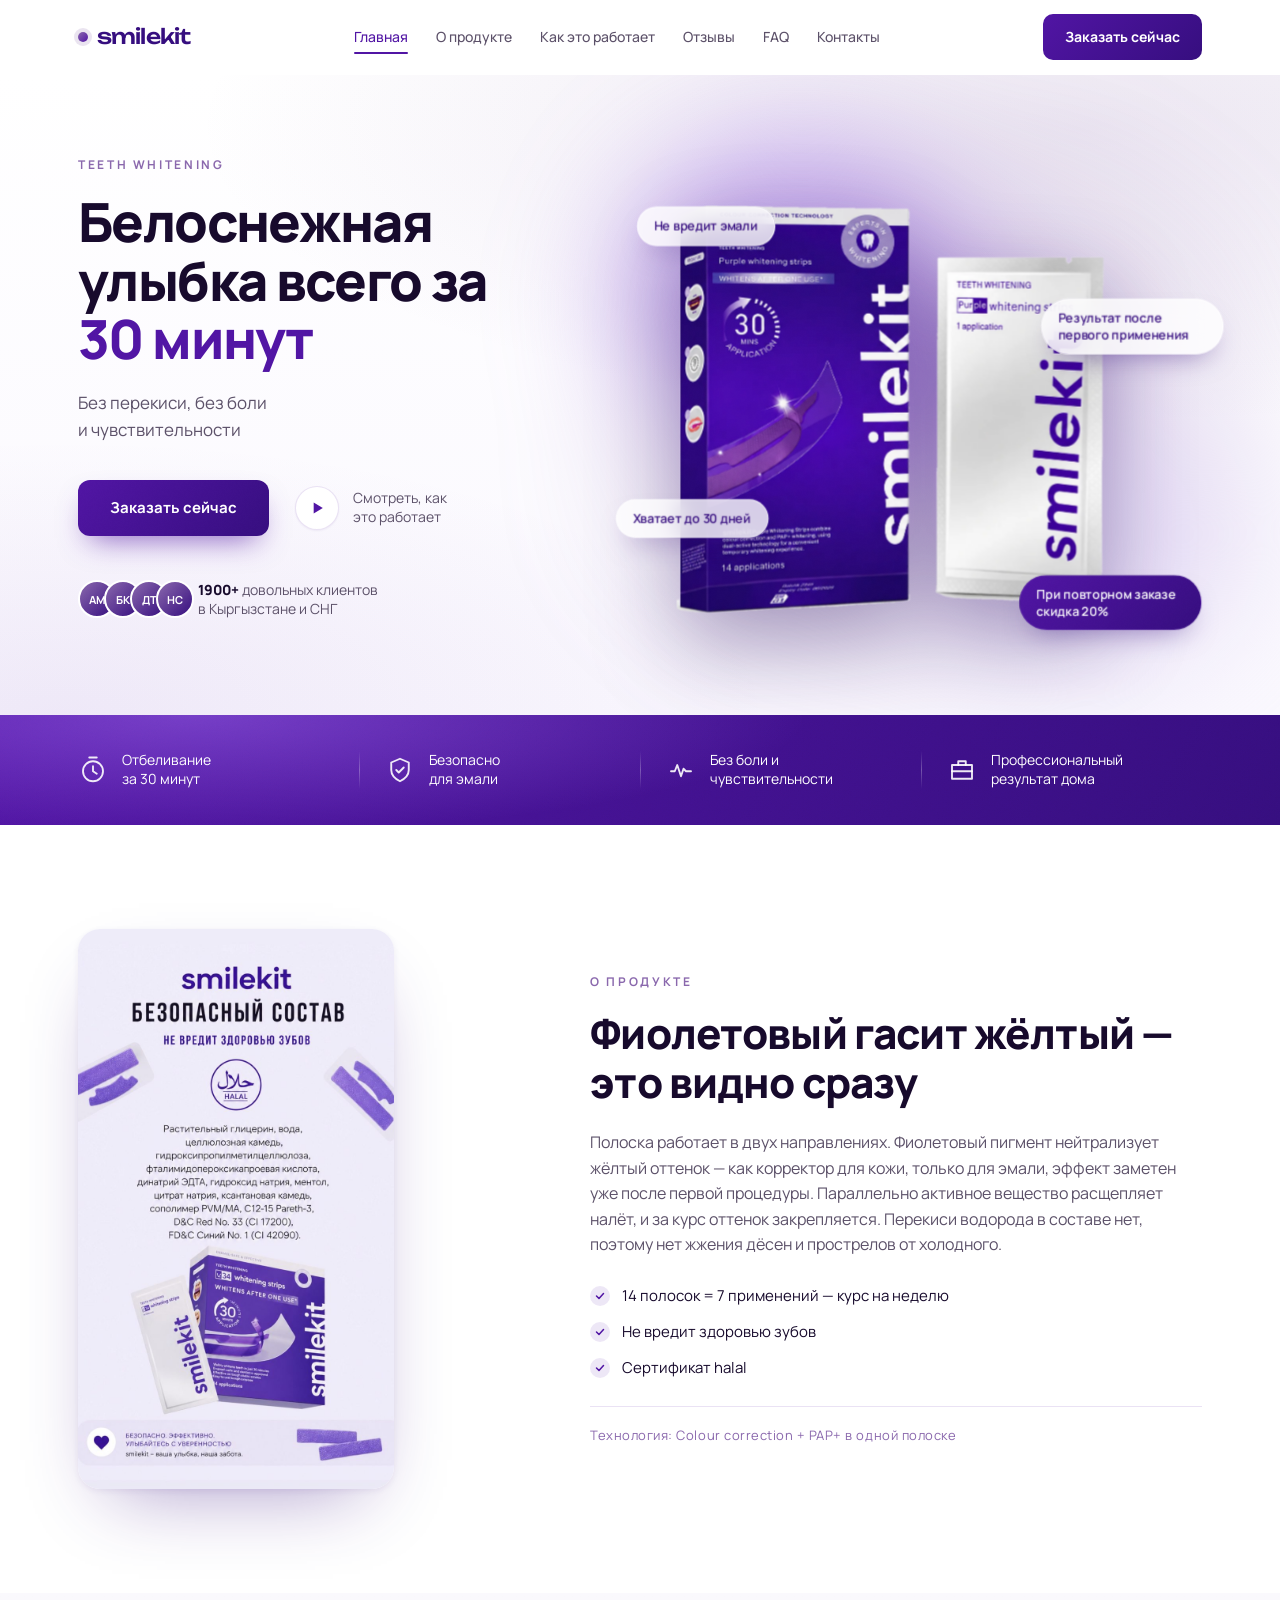
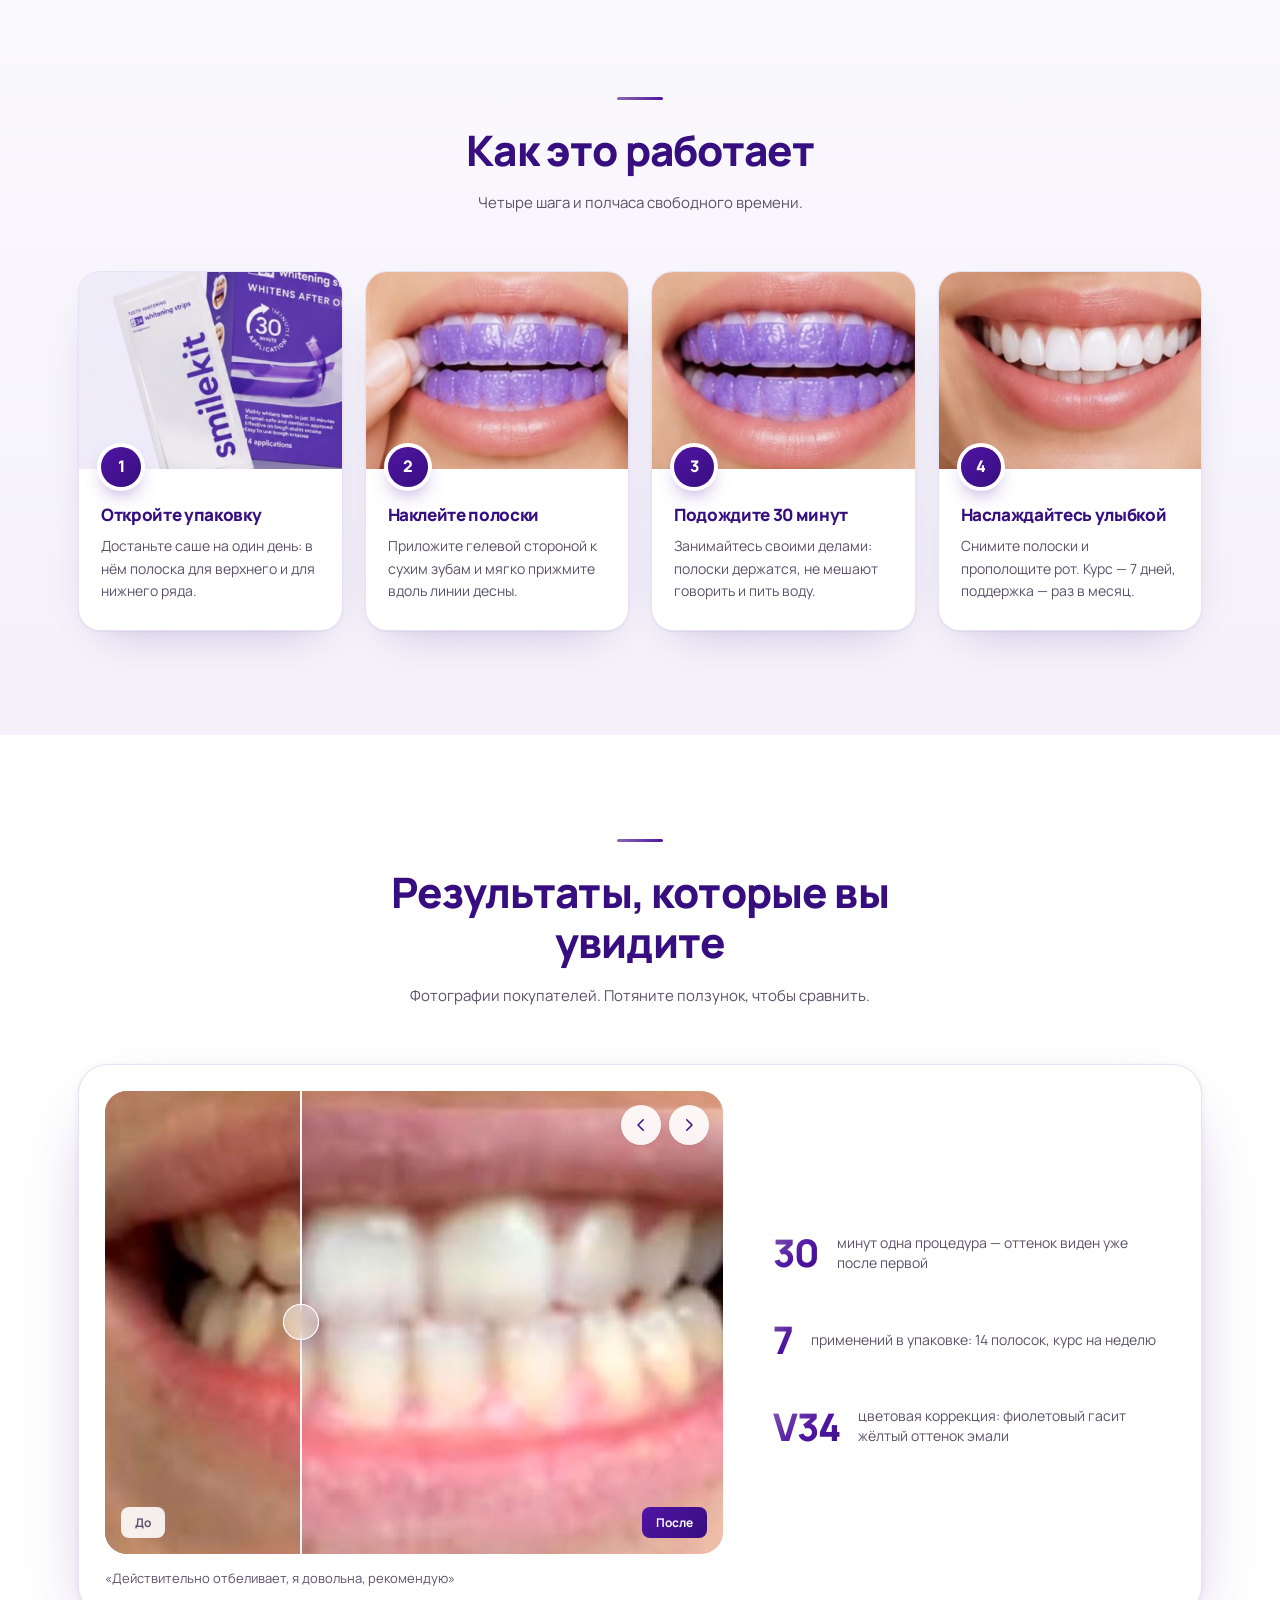
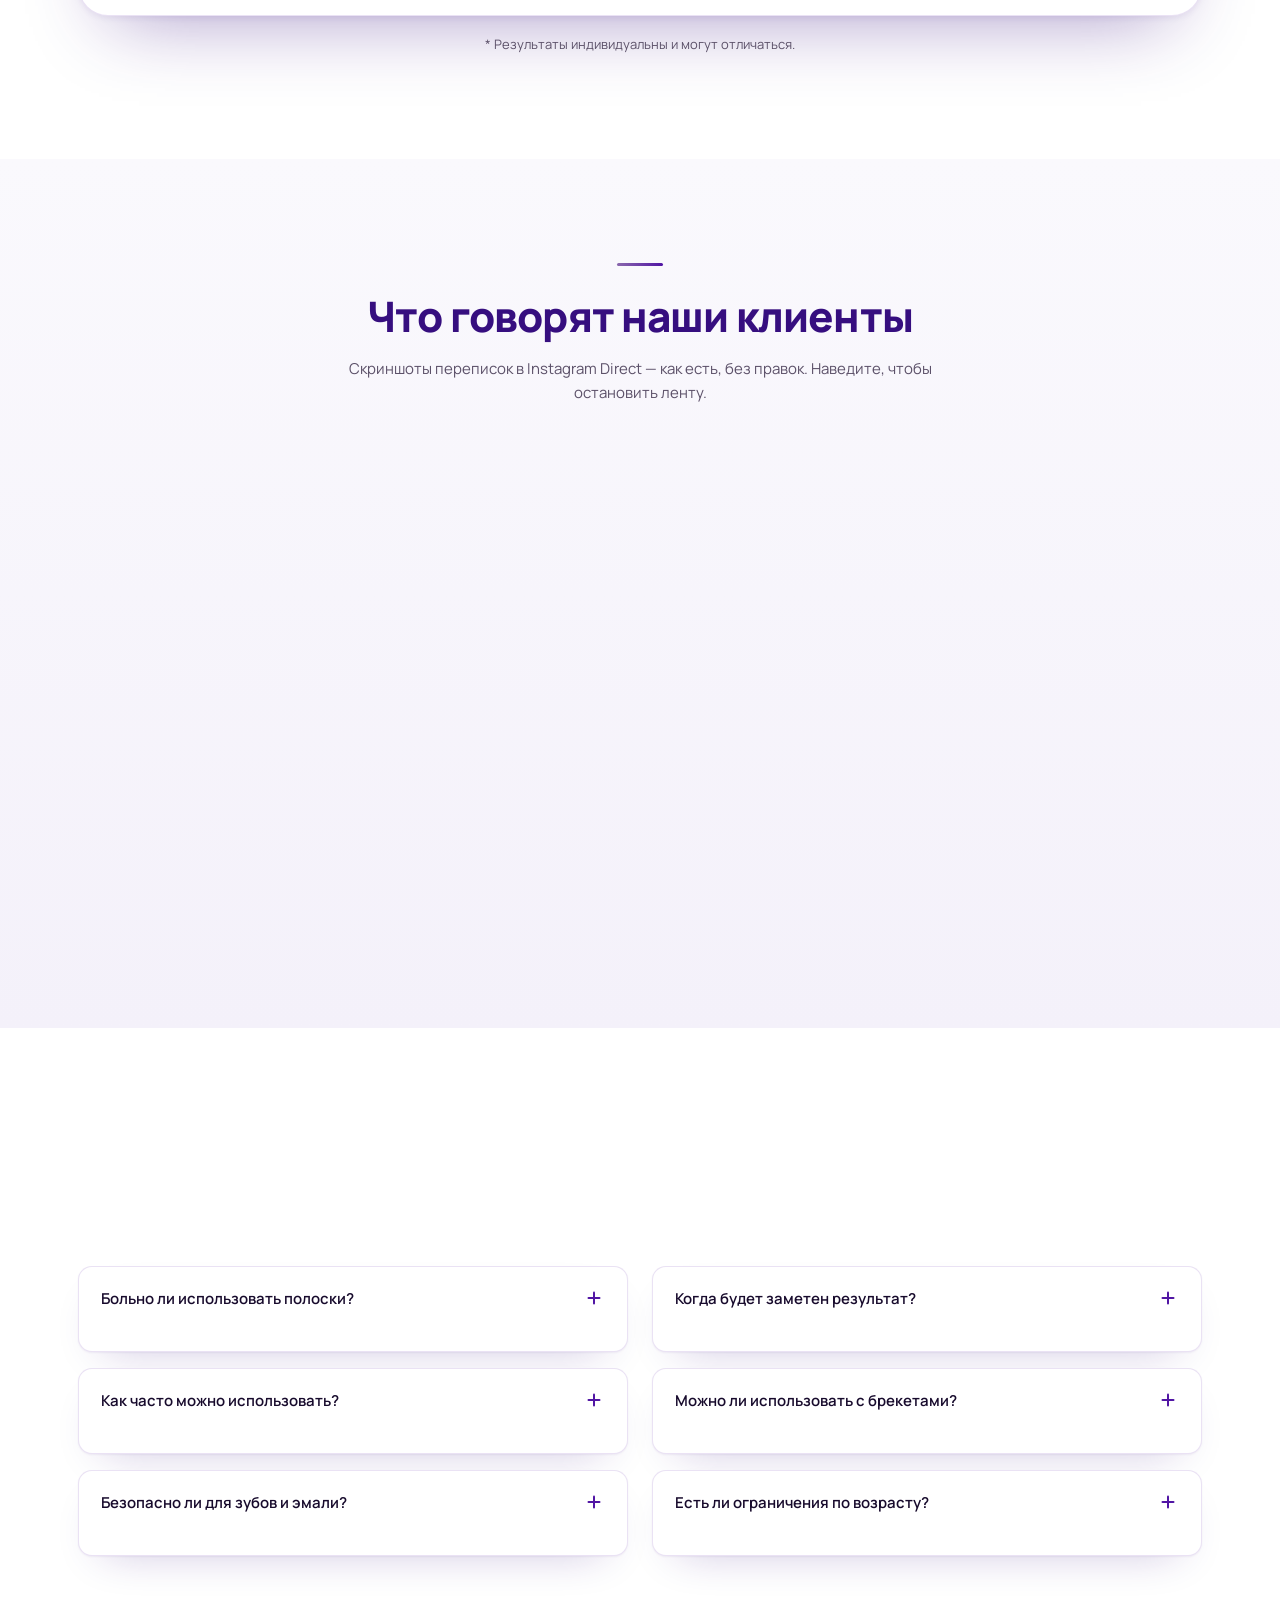
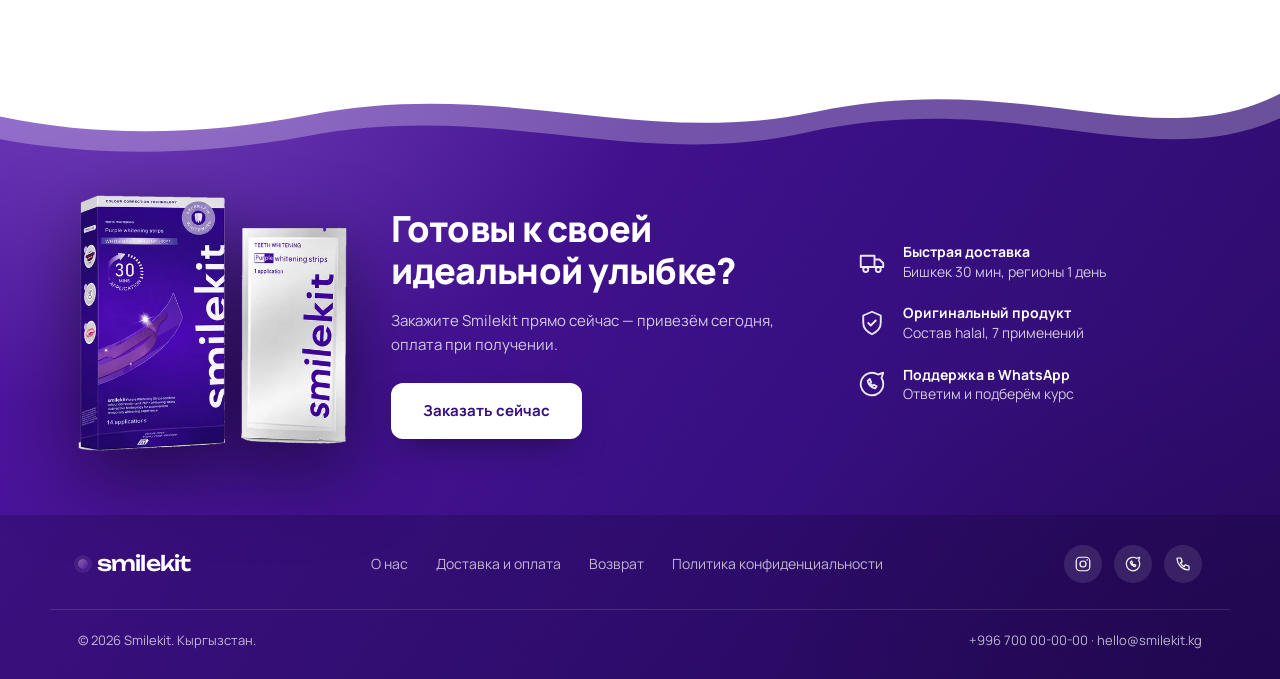
<file: index.html>
<!DOCTYPE html>
<html lang="ru">
<head>
<meta charset="utf-8">
<meta name="viewport" content="width=device-width, initial-scale=1">
<title>Smilekit — отбеливающие полоски для зубов</title>
<meta name="description" content="Smilekit — фиолетовые полоски для отбеливания зубов. Белоснежная улыбка за 30 минут: без перекиси, без боли и чувствительности. Доставка по Кыргызстану и СНГ.">
<link rel="preconnect" href="https://fonts.googleapis.com">
<link rel="preconnect" href="https://fonts.gstatic.com" crossorigin>
<link href="https://fonts.googleapis.com/css2?family=Manrope:wght@400;500;600;700;800&family=Unbounded:wght@400;500&display=swap" rel="stylesheet">
<link rel="stylesheet" href="styles.css">
<script>document.documentElement.classList.add('js')</script>
</head>
<body>

<div class="progress" aria-hidden="true"></div>

<header class="header" id="top">
  <div class="shell header__inner">
    <a class="logo" href="#top">
      <span class="logo__mark" aria-hidden="true"></span>
      smilekit
    </a>
    <nav class="nav" aria-label="Основная навигация">
      <a href="#top" class="is-current">Главная</a>
      <a href="#about">О продукте</a>
      <a href="#how">Как это работает</a>
      <a href="#reviews">Отзывы</a>
      <a href="#faq">FAQ</a>
      <a href="#contacts">Контакты</a>
    </nav>
    <a class="btn btn--sm" href="#order">Заказать сейчас</a>
  </div>
</header>

<main>

  <!-- Hero -->
  <section class="hero">
    <div class="shell hero__inner">
      <div class="hero__copy">
        <p class="eyebrow reveal">Teeth whitening</p>
        <h1 class="hero__title reveal js-split">Белоснежная улыбка всего за <em>30&nbsp;минут</em></h1>
        <p class="hero__sub reveal">Без перекиси, без боли<br>и чувствительности</p>
        <div class="hero__actions reveal">
          <a class="btn btn--glow" href="#order">Заказать сейчас</a>
          <a class="play" href="#how">
            <span class="play__btn" aria-hidden="true">
              <svg viewBox="0 0 24 24"><path d="M8 5.5v13l11-6.5z"/></svg>
            </span>
            <span>Смотреть, как<br>это работает</span>
          </a>
        </div>
        <div class="trust reveal">
          <div class="trust__faces" aria-hidden="true">
            <span>АМ</span><span>БК</span><span>ДТ</span><span>НС</span>
          </div>
          <p><strong data-count>1900+</strong> довольных клиентов<br>в Кыргызстане и СНГ</p>
        </div>
      </div>

      <div class="hero__visual reveal" data-reveal="scale">
        <div class="hero__glow" aria-hidden="true"></div>
        <div class="pack__float">
          <img class="pack" src="assets/pack.webp"
               srcset="assets/pack-sm.webp 507w, assets/pack.webp 1015w"
               sizes="(max-width: 900px) 86vw, 520px"
               alt="Упаковка Smilekit Purple Whitening Strips и саше с полосками"
               width="1015" height="967" fetchpriority="high">
        </div>

        <ul class="orbit">
          <li class="orbit__item orbit__item--1">Не вредит эмали</li>
          <li class="orbit__item orbit__item--2">Результат после первого применения</li>
          <li class="orbit__item orbit__item--3">Хватает до 30 дней</li>
          <li class="orbit__item orbit__item--4">При повторном заказе скидка 20%</li>
        </ul>
      </div>
    </div>
  </section>

  <!-- Полоса преимуществ -->
  <section class="strip" id="benefits">
    <div class="shell strip__inner">
      <div class="strip__item reveal">
        <svg viewBox="0 0 24 24" aria-hidden="true"><circle cx="12" cy="13" r="8"/><path d="M12 9v4l3 2M9 2h6"/></svg>
        <p>Отбеливание<br>за 30 минут</p>
      </div>
      <div class="strip__item reveal">
        <svg viewBox="0 0 24 24" aria-hidden="true"><path d="M12 3l7 3v6c0 4-3 7-7 9-4-2-7-5-7-9V6z"/><path d="M9 12l2 2 4-4"/></svg>
        <p>Безопасно<br>для эмали</p>
      </div>
      <div class="strip__item reveal">
        <svg viewBox="0 0 24 24" aria-hidden="true"><path d="M4 13h3l2-5 3 9 2-6 2 2h4"/></svg>
        <p>Без боли и<br>чувствительности</p>
      </div>
      <div class="strip__item reveal">
        <svg viewBox="0 0 24 24" aria-hidden="true"><path d="M4 8h16v11H4z"/><path d="M9 8V5h6v3M4 13h16"/></svg>
        <p>Профессиональный<br>результат дома</p>
      </div>
    </div>
  </section>

  <!-- О продукте -->
  <section class="section" id="about">
    <div class="shell band reveal">
      <figure class="band__media">
        <img src="assets/product/safety.jpg" alt="Состав полосок Smilekit и отметка halal" width="800" height="1416" loading="lazy">
      </figure>
      <div class="band__copy">
        <p class="eyebrow">О продукте</p>
        <h2 class="section__title section__title--left js-split">Фиолетовый гасит жёлтый — это видно сразу</h2>
        <p class="band__text">Полоска работает в двух направлениях. Фиолетовый пигмент нейтрализует жёлтый оттенок — как корректор для кожи, только для эмали, эффект заметен уже после первой процедуры. Параллельно активное вещество расщепляет налёт, и за курс оттенок закрепляется. Перекиси водорода в составе нет, поэтому нет жжения дёсен и прострелов от холодного.</p>
        <ul class="ticks">
          <li>14 полосок = 7 применений — курс на неделю</li>
          <li>Не вредит здоровью зубов</li>
          <li>Сертификат halal</li>
        </ul>
        <p class="band__tech">Технология: Colour correction + PAP+ в одной полоске</p>
      </div>
    </div>
  </section>

  <!-- Как это работает -->
  <section class="section section--tint" id="how">
    <div class="shell">
      <header class="section__head reveal">
        <h2 class="section__title js-split">Как это работает</h2>
        <p class="section__note">Четыре шага и полчаса свободного времени.</p>
      </header>

      <ol class="steps">
        <li class="step reveal">
          <div class="step__media">
            <img src="assets/steps/step1.jpg" alt="Саше Smilekit на одно применение" width="670" height="514" loading="lazy">
            <span class="step__num">1</span>
          </div>
          <h3>Откройте упаковку</h3>
          <p>Достаньте саше на один день: в нём полоска для верхнего и для нижнего ряда.</p>
        </li>
        <li class="step reveal">
          <div class="step__media">
            <img src="assets/steps/step2.jpg" alt="Полоски приклеены к верхним зубам" width="355" height="306" loading="lazy">
            <span class="step__num">2</span>
          </div>
          <h3>Наклейте полоски</h3>
          <p>Приложите гелевой стороной к сухим зубам и мягко прижмите вдоль линии десны.</p>
        </li>
        <li class="step reveal">
          <div class="step__media">
            <img src="assets/steps/step3.jpg" alt="Полоски на зубах во время процедуры" width="355" height="306" loading="lazy">
            <span class="step__num">3</span>
          </div>
          <h3>Подождите 30 минут</h3>
          <p>Занимайтесь своими делами: полоски держатся, не мешают говорить и пить воду.</p>
        </li>
        <li class="step reveal">
          <div class="step__media">
            <img src="assets/steps/step4.jpg" alt="Улыбка после процедуры отбеливания" width="355" height="305" loading="lazy">
            <span class="step__num">4</span>
          </div>
          <h3>Наслаждайтесь улыбкой</h3>
          <p>Снимите полоски и прополощите рот. Курс — 7 дней, поддержка — раз в месяц.</p>
        </li>
      </ol>
    </div>
  </section>

  <!-- Результаты -->
  <section class="section" id="results">
    <div class="shell">
      <header class="section__head reveal">
        <h2 class="section__title js-split">Результаты, которые вы увидите</h2>
        <p class="section__note">Фотографии покупателей. Потяните ползунок, чтобы сравнить.</p>
      </header>

      <div class="results reveal">
        <div class="results__slider">
          <div class="gallery__track" id="gallery">

            <figure class="case">
              <div class="compare" style="--pos:50%">
                <div class="compare__pane">
                  <img src="assets/results/case2-after.jpg" alt="Зубы после курса Smilekit" loading="lazy">
                  <span class="compare__tag compare__tag--after">После</span>
                </div>
                <div class="compare__pane compare__pane--before">
                  <img src="assets/results/case2-before.jpg" alt="Зубы до курса Smilekit" loading="lazy">
                  <span class="compare__tag">До</span>
                </div>
                <span class="compare__handle" aria-hidden="true"></span>
                <input class="compare__range" type="range" min="0" max="100" value="50" aria-label="Сравнить до и после, результат 1">
              </div>
              <figcaption>«Действительно отбеливает, я довольна, рекомендую»</figcaption>
            </figure>

            <figure class="case">
              <div class="compare" style="--pos:50%">
                <div class="compare__pane">
                  <img src="assets/results/case3-after.jpg" alt="Зубы после курса Smilekit" loading="lazy">
                  <span class="compare__tag compare__tag--after">После</span>
                </div>
                <div class="compare__pane compare__pane--before">
                  <img src="assets/results/case3-before.jpg" alt="Зубы до курса Smilekit" loading="lazy">
                  <span class="compare__tag">До</span>
                </div>
                <span class="compare__handle" aria-hidden="true"></span>
                <input class="compare__range" type="range" min="0" max="100" value="50" aria-label="Сравнить до и после, результат 2">
              </div>
              <figcaption>«Только что попробовала — даа, реально отбеливает»</figcaption>
            </figure>

            <figure class="case">
              <div class="compare" style="--pos:50%">
                <div class="compare__pane">
                  <img src="assets/results/case4-after.jpg" alt="Зубы после курса Smilekit" loading="lazy">
                  <span class="compare__tag compare__tag--after">После</span>
                </div>
                <div class="compare__pane compare__pane--before">
                  <img src="assets/results/case4-before.jpg" alt="Зубы до курса Smilekit" loading="lazy">
                  <span class="compare__tag">До</span>
                </div>
                <span class="compare__handle" aria-hidden="true"></span>
                <input class="compare__range" type="range" min="0" max="100" value="50" aria-label="Сравнить до и после, результат 3">
              </div>
              <figcaption>Результат клиентки из сторис Instagram</figcaption>
            </figure>

            <figure class="case">
              <div class="compare" style="--pos:50%">
                <div class="compare__pane">
                  <img src="assets/results/case5-after.jpg" alt="Зубы после курса Smilekit" loading="lazy">
                  <span class="compare__tag compare__tag--after">После</span>
                </div>
                <div class="compare__pane compare__pane--before">
                  <img src="assets/results/case5-before.jpg" alt="Зубы до курса Smilekit" loading="lazy">
                  <span class="compare__tag">До</span>
                </div>
                <span class="compare__handle" aria-hidden="true"></span>
                <input class="compare__range" type="range" min="0" max="100" value="50" aria-label="Сравнить до и после, результат 4">
              </div>
              <figcaption>«Результат заметен уже довольно быстро»</figcaption>
            </figure>

            <figure class="case">
              <div class="compare" style="--pos:50%">
                <div class="compare__pane">
                  <img src="assets/results/case1-after.jpg" alt="Зубы после курса Smilekit" loading="lazy">
                  <span class="compare__tag compare__tag--after">После</span>
                </div>
                <div class="compare__pane compare__pane--before">
                  <img src="assets/results/case1-before.jpg" alt="Зубы до курса Smilekit" loading="lazy">
                  <span class="compare__tag">До</span>
                </div>
                <span class="compare__handle" aria-hidden="true"></span>
                <input class="compare__range" type="range" min="0" max="100" value="50" aria-label="Сравнить до и после, результат 5">
              </div>
              <figcaption>«В целом неплохо отбеливает» — отзыв из Instagram</figcaption>
            </figure>

          </div>

          <div class="slider__nav">
            <button class="slider__btn" type="button" data-slide="prev" data-target="gallery" aria-label="Предыдущий результат">
              <svg viewBox="0 0 24 24" aria-hidden="true"><path d="M15 5l-7 7 7 7"/></svg>
            </button>
            <button class="slider__btn" type="button" data-slide="next" data-target="gallery" aria-label="Следующий результат">
              <svg viewBox="0 0 24 24" aria-hidden="true"><path d="M9 5l7 7-7 7"/></svg>
            </button>
          </div>
        </div>

        <ul class="stats">
          <li>
            <strong data-count>30</strong>
            <span>минут одна процедура — оттенок виден уже после первой</span>
          </li>
          <li>
            <strong data-count>7</strong>
            <span>применений в упаковке: 14 полосок, курс на неделю</span>
          </li>
          <li>
            <strong>V34</strong>
            <span>цветовая коррекция: фиолетовый гасит жёлтый оттенок эмали</span>
          </li>
        </ul>
      </div>

      <p class="results__note">* Результаты индивидуальны и могут отличаться.</p>
    </div>
  </section>

  <!-- Отзывы -->
  <section class="section section--tint" id="reviews">
    <div class="shell">
      <header class="section__head reveal">
        <h2 class="section__title js-split">Что говорят наши клиенты</h2>
        <p class="section__note">Скриншоты переписок в Instagram Direct — как есть, без правок. Наведите, чтобы остановить ленту.</p>
      </header>

    </div>

    <div class="marquee reveal">
      <div class="marquee__row" id="shots">
        <img class="shot" src="assets/reviews/r1.jpg" alt="Скриншот отзыва покупателя" width="640" height="1124" loading="lazy">
        <img class="shot" src="assets/reviews/r2.jpg" alt="Скриншот отзыва покупателя" width="640" height="1124" loading="lazy">
        <img class="shot" src="assets/reviews/r3.jpg" alt="Скриншот отзыва покупателя" width="640" height="1124" loading="lazy">
        <img class="shot" src="assets/reviews/r4.jpg" alt="Скриншот отзыва покупателя" width="640" height="1124" loading="lazy">
        <img class="shot" src="assets/reviews/r5.jpg" alt="Скриншот отзыва покупателя" width="640" height="1029" loading="lazy">
        <img class="shot" src="assets/reviews/r6.jpg" alt="Скриншот отзыва покупателя" width="640" height="1124" loading="lazy">
        <img class="shot" src="assets/reviews/r7.jpg" alt="Скриншот отзыва покупателя" width="640" height="1124" loading="lazy">
        <img class="shot" src="assets/reviews/r8.jpg" alt="Скриншот отзыва покупателя" width="640" height="1124" loading="lazy">
        <img class="shot" src="assets/reviews/r9.jpg" alt="Скриншот отзыва покупателя" width="640" height="930" loading="lazy">
        <img class="shot" src="assets/product/promo.jpg" alt="Скриншот заказа из переписки" width="720" height="1280" loading="lazy">
      </div>
    </div>
  </section>

  <!-- FAQ -->
  <section class="section" id="faq">
    <div class="shell">
      <header class="section__head reveal">
        <h2 class="section__title js-split">Часто задаваемые вопросы</h2>
      </header>

      <div class="faq reveal">
        <div class="faq__item">
          <button class="faq__q" type="button" aria-expanded="false">
            <span>Больно ли использовать полоски?</span>
            <span class="faq__sign" aria-hidden="true"></span>
          </button>
          <div class="faq__a"><p>Нет. В составе нет перекиси водорода, поэтому полоски не раздражают десну и не вызывают прострелов от холодного. Если чувствительность повышенная, начните с 15 минут и увеличивайте время в течение недели.</p></div>
        </div>

        <div class="faq__item">
          <button class="faq__q" type="button" aria-expanded="false">
            <span>Когда будет заметен результат?</span>
            <span class="faq__sign" aria-hidden="true"></span>
          </button>
          <div class="faq__a"><p>Colour correction даёт видимый эффект сразу после первой процедуры, но держится он недолго. Устойчивый результат накапливается за курс из 7 применений.</p></div>
        </div>

        <div class="faq__item">
          <button class="faq__q" type="button" aria-expanded="false">
            <span>Как часто можно использовать?</span>
            <span class="faq__sign" aria-hidden="true"></span>
          </button>
          <div class="faq__a"><p>Курс — одна процедура в день по 30 минут на протяжении 7 дней. Дальше достаточно одной поддерживающей процедуры в 3–4 недели или трёх дней подряд перед событием.</p></div>
        </div>

        <div class="faq__item">
          <button class="faq__q" type="button" aria-expanded="false">
            <span>Можно ли использовать с брекетами?</span>
            <span class="faq__sign" aria-hidden="true"></span>
          </button>
          <div class="faq__a"><p>Да. Формула без перекиси рассчитана в том числе на чувствительные зубы, брекеты и виниры — она не повреждает конструкции. Учтите физику: сами виниры, коронки и пломбы не осветляются и сохраняют исходный оттенок, а под брекет-замками эмаль останется прежней, пока конструкцию не снимут.</p></div>
        </div>

        <div class="faq__item">
          <button class="faq__q" type="button" aria-expanded="false">
            <span>Безопасно ли для зубов и эмали?</span>
            <span class="faq__sign" aria-hidden="true"></span>
          </button>
          <div class="faq__a"><p>Да, при соблюдении инструкции. Гель работает с пигментом на поверхности эмали и не затрагивает минеральный слой. При кариесе и воспалении дёсен сначала посетите стоматолога.</p></div>
        </div>

        <div class="faq__item">
          <button class="faq__q" type="button" aria-expanded="false">
            <span>Есть ли ограничения по возрасту?</span>
            <span class="faq__sign" aria-hidden="true"></span>
          </button>
          <div class="faq__a"><p>Полоски не подходят детям и подросткам до 16 лет, а также беременным и кормящим. В остальных случаях ограничений нет.</p></div>
        </div>
      </div>
    </div>
  </section>

</main>

<!-- Заказ и подвал — один фиолетовый блок со скруглённым верхом -->
<div class="closing">
  <!-- Волна вырезает верх блока: белая заливка совпадает с фоном секции выше -->
  <svg class="closing__wave" viewBox="0 0 1440 160" preserveAspectRatio="none" aria-hidden="true">
    <path d="M0 0 H1440 V74 C1290 148 1146 34 906 92 C712 139 560 52 346 96 C228 120 110 122 0 100 Z" fill="#fff" opacity=".28"/>
    <path d="M0 0 H1440 V44 C1298 124 1152 12 918 66 C720 112 566 24 348 70 C230 95 112 98 0 72 Z" fill="#fff"/>
  </svg>

  <section class="order" id="order">
    <div class="shell order__inner">
      <figure class="order__media reveal">
        <img src="assets/pack-sm.webp" alt="Упаковка Smilekit" width="507" height="483" loading="lazy">
      </figure>

      <div class="order__copy reveal">
        <h2 class="order__title js-split">Готовы к своей идеальной улыбке?</h2>
        <p>Закажите Smilekit прямо сейчас — привезём сегодня, оплата при получении.</p>
        <a class="btn btn--light" href="https://instagram.com/smilekit_whitening" target="_blank" rel="noopener">Заказать сейчас</a>
      </div>

      <ul class="order__perks reveal">
        <li>
          <svg viewBox="0 0 24 24" aria-hidden="true"><path d="M3 7h11v9H3zM14 10h4l3 3v3h-7z"/><circle cx="7" cy="18" r="2"/><circle cx="17" cy="18" r="2"/></svg>
          <span><strong>Быстрая доставка</strong><br>Бишкек 30 мин, регионы 1 день</span>
        </li>
        <li>
          <svg viewBox="0 0 24 24" aria-hidden="true"><path d="M12 3l7 3v6c0 4-3 7-7 9-4-2-7-5-7-9V6z"/><path d="M9 12l2 2 4-4"/></svg>
          <span><strong>Оригинальный продукт</strong><br>Состав halal, 7 применений</span>
        </li>
        <li>
          <svg viewBox="0 0 24 24" aria-hidden="true"><path d="M21 12a9 9 0 1 1-4.2-7.6L21 3l-1.4 4.2A8.9 8.9 0 0 1 21 12z"/><path d="M8.5 9.5c.6 3 3 5.4 6 6l1.2-1.7-2.3-1.2-1 .9a7 7 0 0 1-2-2l.9-1L10.2 8z"/></svg>
          <span><strong>Поддержка в WhatsApp</strong><br>Ответим и подберём курс</span>
        </li>
      </ul>
    </div>
  </section>

  <footer class="footer" id="contacts">
  <div class="shell footer__inner">
    <a class="logo logo--light" href="#top">
      <span class="logo__mark" aria-hidden="true"></span>
      smilekit
    </a>

    <nav class="footer__nav" aria-label="Дополнительные ссылки">
      <a href="#about">О нас</a>
      <a href="#order">Доставка и оплата</a>
      <a href="#faq">Возврат</a>
      <a href="#">Политика конфиденциальности</a>
    </nav>

    <div class="footer__social">
      <a href="https://instagram.com/smilekit_whitening" target="_blank" rel="noopener" aria-label="Instagram">
        <svg viewBox="0 0 24 24" aria-hidden="true"><rect x="3" y="3" width="18" height="18" rx="5"/><circle cx="12" cy="12" r="4"/><circle cx="17.5" cy="6.5" r="1.2" fill="currentColor" stroke="none"/></svg>
      </a>
      <a href="https://wa.me/996999000845" target="_blank" rel="noopener" aria-label="WhatsApp">
        <svg viewBox="0 0 24 24" aria-hidden="true"><path d="M21 12a9 9 0 1 1-4.2-7.6L21 3l-1.4 4.2A8.9 8.9 0 0 1 21 12z"/><path d="M8.5 9.5c.6 3 3 5.4 6 6l1.2-1.7-2.3-1.2-1 .9a7 7 0 0 1-2-2l.9-1L10.2 8z"/></svg>
      </a>
      <a href="tel:+996999000845" aria-label="Позвонить">
        <svg viewBox="0 0 24 24" aria-hidden="true"><path d="M5 4h4l2 5-2.5 1.5a12 12 0 0 0 5 5L15 13l5 2v4a1 1 0 0 1-1.1 1A16 16 0 0 1 4 5.1 1 1 0 0 1 5 4z"/></svg>
      </a>
    </div>
  </div>

  <div class="shell footer__bottom">
    <p>© 2026 Smilekit. Кыргызстан.</p>
    <p>+996 700 00-00-00 · hello@smilekit.kg</p>
  </div>
  </footer>
</div>

<script src="script.js"></script>
</body>
</html>
</file>
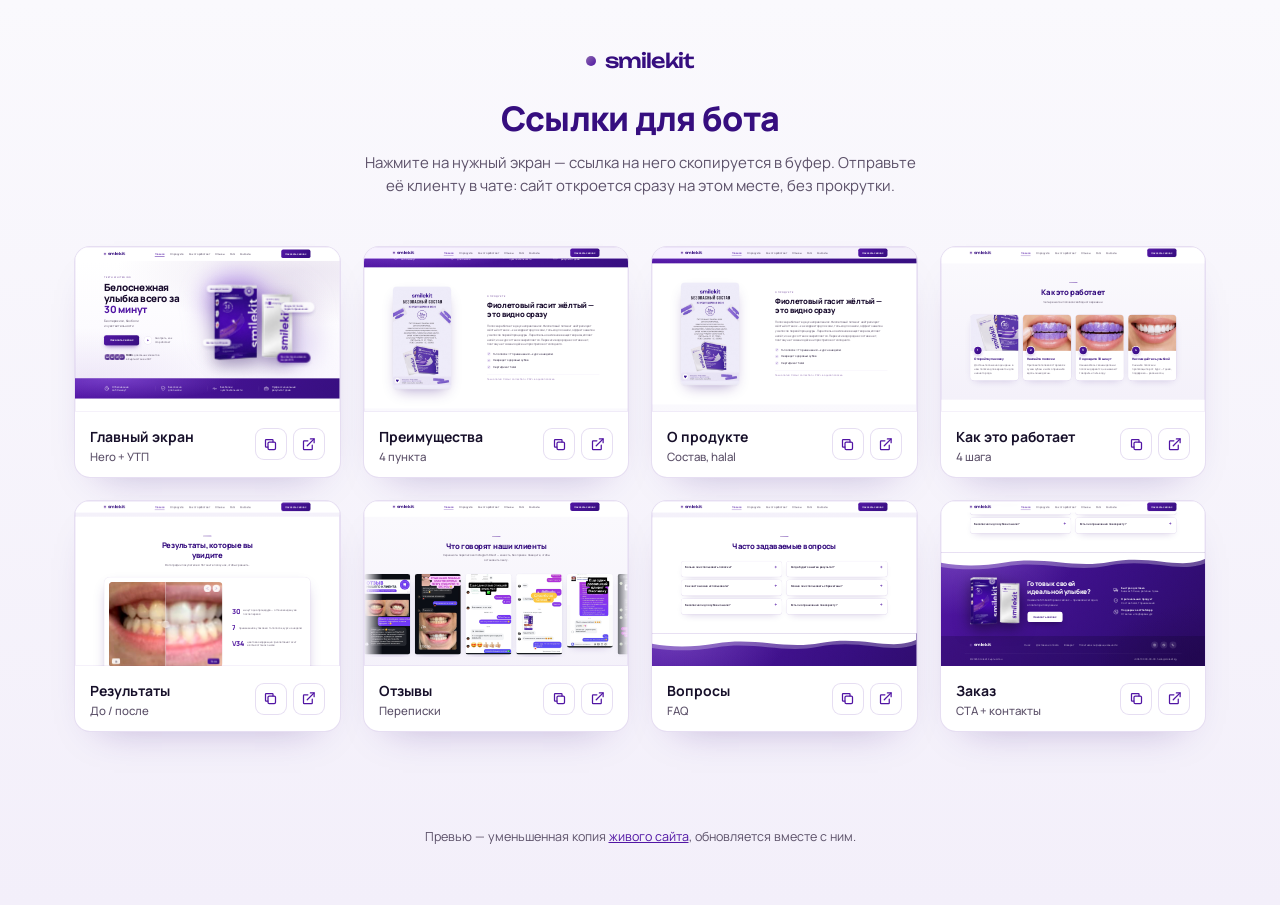
<file: mini/index.html>
<!DOCTYPE html>
<html lang="ru">
<head>
<meta charset="utf-8">
<meta name="viewport" content="width=device-width, initial-scale=1">
<title>Smilekit — ссылки для бота</title>
<meta name="robots" content="noindex, nofollow">
<link rel="preconnect" href="https://fonts.googleapis.com">
<link rel="preconnect" href="https://fonts.gstatic.com" crossorigin>
<link href="https://fonts.googleapis.com/css2?family=Manrope:wght@400;500;600;700;800&family=Unbounded:wght@400;500&display=swap" rel="stylesheet">
<style>
  :root {
    --purple: #5115A4;
    --purple-deep: #360E7F;
    --purple-soft: #8A68AD;
    --ink: #17102A;
    --ink-mid: #5C5169;
    --line: rgba(81, 21, 164, .14);
    --ease: cubic-bezier(.22, .68, .3, 1);
  }
  * { box-sizing: border-box; }
  body {
    margin: 0;
    font-family: "Manrope", system-ui, sans-serif;
    color: var(--ink);
    background: linear-gradient(180deg, #FAF9FD 0%, #F3EFFA 100%);
    -webkit-font-smoothing: antialiased;
  }
  .shell { max-width: 1180px; margin: 0 auto; padding: 0 24px; }

  .head {
    padding: 48px 0 28px;
    text-align: center;
  }
  .head__logo {
    display: inline-flex;
    align-items: center;
    gap: 9px;
    font-family: "Unbounded", "Manrope", sans-serif;
    font-weight: 500;
    font-size: 20px;
    letter-spacing: -.04em;
    color: var(--purple-deep);
    text-decoration: none;
  }
  .head__logo::before {
    content: "";
    width: 10px; height: 10px;
    border-radius: 50%;
    background: linear-gradient(135deg, var(--purple-soft), var(--purple));
  }
  h1 {
    margin: 22px 0 10px;
    font-size: clamp(24px, 3.6vw, 34px);
    font-weight: 800;
    letter-spacing: -.02em;
    color: var(--purple-deep);
  }
  .head p {
    margin: 0 auto;
    max-width: 560px;
    color: var(--ink-mid);
    font-size: 15px;
    line-height: 1.55;
  }

  .grid {
    display: grid;
    grid-template-columns: repeat(4, 1fr);
    gap: 22px;
    padding: 20px 0 70px;
  }

  .card {
    display: flex;
    flex-direction: column;
    border-radius: 16px;
    background: #fff;
    border: 1px solid var(--line);
    box-shadow: 0 18px 40px -26px rgba(54, 14, 127, .35);
    overflow: hidden;
    transition: transform .35s var(--ease), box-shadow .35s var(--ease), border-color .35s var(--ease);
  }
  .card:hover {
    transform: translateY(-4px);
    box-shadow: 0 26px 54px -26px rgba(54, 14, 127, .5);
  }
  .card.is-copied { border-color: var(--purple); }

  .card__frame {
    position: relative;
    width: 100%;
    aspect-ratio: 1440 / 900;
    overflow: hidden;
    background: #F3EFFA;
    cursor: pointer;
  }
  .card__frame iframe {
    position: absolute;
    top: 0; left: 0;
    width: 1440px;
    height: 900px;
    border: 0;
    pointer-events: none;
    transform-origin: top left;
    /* масштаб задаётся в JS от фактической ширины карточки — так превью
       остаётся резким на любом экране вместо фиксированного transform: scale() */
  }
  .card__frame::after {
    /* лёгкая рамка поверх iframe — маскирует полосу прокрутки браузера внутри превью */
    content: "";
    position: absolute;
    inset: 0;
    box-shadow: inset 0 0 0 1px rgba(81, 21, 164, .06);
    pointer-events: none;
  }

  .card__body {
    display: flex;
    align-items: center;
    justify-content: space-between;
    gap: 10px;
    padding: 13px 15px;
  }
  .card__label {
    font-size: 14px;
    font-weight: 700;
    color: var(--ink);
  }
  .card__hint {
    display: block;
    margin-top: 2px;
    font-size: 11.5px;
    font-weight: 500;
    color: var(--ink-mid);
  }

  .card__actions { display: flex; gap: 6px; flex: 0 0 auto; }

  .icon-btn {
    display: grid;
    place-items: center;
    width: 32px; height: 32px;
    border-radius: 9px;
    border: 1px solid var(--line);
    background: #fff;
    color: var(--purple);
    cursor: pointer;
    transition: background .25s var(--ease), color .25s var(--ease), transform .25s var(--ease);
  }
  .icon-btn:hover { background: var(--purple); color: #fff; transform: translateY(-1px); }
  .icon-btn svg { width: 15px; height: 15px; }
  .icon-btn.is-copied { background: var(--purple); color: #fff; }

  .foot {
    padding: 26px 0 60px;
    text-align: center;
    font-size: 12.5px;
    color: var(--ink-mid);
  }
  .foot a { color: var(--purple); }

  .toast {
    position: fixed;
    left: 50%;
    bottom: 28px;
    transform: translate(-50%, 16px);
    padding: 12px 20px;
    border-radius: 999px;
    background: var(--purple-deep);
    color: #fff;
    font-size: 13px;
    font-weight: 600;
    box-shadow: 0 18px 40px -14px rgba(54, 14, 127, .6);
    opacity: 0;
    pointer-events: none;
    transition: opacity .3s var(--ease), transform .3s var(--ease);
    z-index: 20;
  }
  .toast.is-visible { opacity: 1; transform: translate(-50%, 0); }

  @media (max-width: 980px) {
    .grid { grid-template-columns: repeat(2, 1fr); }
  }
  @media (max-width: 560px) {
    .grid { grid-template-columns: 1fr; gap: 18px; padding-bottom: 50px; }
    .head { padding: 34px 0 20px; }
  }
</style>
</head>
<body>

<header class="head shell">
  <a class="head__logo" href="/">smilekit</a>
  <h1>Ссылки для бота</h1>
  <p>Нажмите на нужный экран — ссылка на него скопируется в буфер. Отправьте её клиенту в чате: сайт откроется сразу на этом месте, без прокрутки.</p>
</header>

<main class="shell">
  <div class="grid" id="grid"></div>
</main>

<p class="foot shell">Превью — уменьшенная копия <a href="/">живого сайта</a>, обновляется вместе с ним.</p>

<div class="toast" id="toast">Ссылка скопирована</div>

<script>
  // Точки входа: id — якорь на главном сайте, label/hint — подпись карточки.
  var SECTIONS = [
    { id: '',          label: 'Главный экран',   hint: 'Hero + УТП' },
    { id: 'benefits',  label: 'Преимущества',    hint: '4 пункта' },
    { id: 'about',     label: 'О продукте',      hint: 'Состав, halal' },
    { id: 'how',       label: 'Как это работает',hint: '4 шага' },
    { id: 'results',   label: 'Результаты',      hint: 'До / после' },
    { id: 'reviews',   label: 'Отзывы',          hint: 'Переписки' },
    { id: 'faq',       label: 'Вопросы',         hint: 'FAQ' },
    { id: 'order',     label: 'Заказ',           hint: 'CTA + контакты' },
  ]

  var ORIGIN = location.origin
  var grid = document.getElementById('grid')
  var toast = document.getElementById('toast')
  var toastTimer = null

  function showToast(text) {
    toast.textContent = text
    toast.classList.add('is-visible')
    clearTimeout(toastTimer)
    toastTimer = setTimeout(function () { toast.classList.remove('is-visible') }, 1800)
  }

  function copy(text, onDone) {
    if (navigator.clipboard && window.isSecureContext) {
      navigator.clipboard.writeText(text).then(onDone, function () { fallbackCopy(text, onDone) })
    } else {
      fallbackCopy(text, onDone)
    }
  }

  function fallbackCopy(text, onDone) {
    var ta = document.createElement('textarea')
    ta.value = text
    ta.style.position = 'fixed'
    ta.style.opacity = '0'
    document.body.appendChild(ta)
    ta.select()
    try { document.execCommand('copy') } catch (e) {}
    document.body.removeChild(ta)
    onDone()
  }

  function scaleFrame(iframe, card) {
    var apply = function () {
      var scale = card.getBoundingClientRect().width / 1440
      iframe.style.transform = 'scale(' + scale + ')'
    }
    apply()
    new ResizeObserver(apply).observe(card)
  }

  // Внутри самого сайта якорь ловится через свой скрипт, но у фонового
  // (loading="lazy") iframe таймеры сильно замедляются браузером, и его
  // собственная коррекция может не успеть. Досылаем скролл снаружи —
  // с родительской страницы это отрабатывает сразу и без задержек.
  function settleFrame(iframe, hash) {
    if (!hash) return
    var nudge = function () {
      try {
        var el = iframe.contentDocument.querySelector(hash)
        if (el) el.scrollIntoView({ block: 'start', behavior: 'instant' })
      } catch (e) {}
    }
    iframe.addEventListener('load', function () {
      nudge()
      setTimeout(nudge, 250)
      setTimeout(nudge, 800)
    })
  }

  SECTIONS.forEach(function (section) {
    var url = ORIGIN + '/' + (section.id ? '#' + section.id : '')

    var card = document.createElement('article')
    card.className = 'card'

    var frame = document.createElement('div')
    frame.className = 'card__frame'
    frame.title = 'Открыть похожим на то, что увидит клиент'

    var iframe = document.createElement('iframe')
    iframe.src = url
    iframe.loading = 'lazy'
    iframe.setAttribute('scrolling', 'no')
    iframe.setAttribute('tabindex', '-1')
    frame.appendChild(iframe)
    scaleFrame(iframe, frame)
    settleFrame(iframe, section.id ? '#' + section.id : null)

    var body = document.createElement('div')
    body.className = 'card__body'
    body.innerHTML =
      '<span><span class="card__label">' + section.label + '</span>' +
      '<span class="card__hint">' + section.hint + '</span></span>'

    var actions = document.createElement('div')
    actions.className = 'card__actions'

    var copyBtn = document.createElement('button')
    copyBtn.className = 'icon-btn'
    copyBtn.type = 'button'
    copyBtn.title = 'Скопировать ссылку'
    copyBtn.innerHTML = '<svg viewBox="0 0 24 24" fill="none" stroke="currentColor" stroke-width="2" stroke-linecap="round" stroke-linejoin="round"><rect x="8" y="8" width="12" height="12" rx="2"/><path d="M16 8V5a1 1 0 0 0-1-1H5a1 1 0 0 0-1 1v10a1 1 0 0 0 1 1h3"/></svg>'

    var openBtn = document.createElement('a')
    openBtn.className = 'icon-btn'
    openBtn.href = url
    openBtn.target = '_blank'
    openBtn.rel = 'noopener'
    openBtn.title = 'Открыть в новой вкладке'
    openBtn.innerHTML = '<svg viewBox="0 0 24 24" fill="none" stroke="currentColor" stroke-width="2" stroke-linecap="round" stroke-linejoin="round"><path d="M18 13v6a1 1 0 0 1-1 1H5a1 1 0 0 1-1-1V7a1 1 0 0 1 1-1h6"/><path d="M15 3h6v6"/><path d="M10 14 21 3"/></svg>'

    var doCopy = function () {
      copy(url, function () {
        showToast('Ссылка скопирована: ' + section.label)
        card.classList.add('is-copied')
        copyBtn.classList.add('is-copied')
        setTimeout(function () {
          card.classList.remove('is-copied')
          copyBtn.classList.remove('is-copied')
        }, 1400)
      })
    }

    copyBtn.addEventListener('click', doCopy)
    frame.addEventListener('click', doCopy)

    actions.append(copyBtn, openBtn)
    body.appendChild(actions)
    card.append(frame, body)
    grid.appendChild(card)
  })
</script>
</body>
</html>
</file>
<file: styles.css>
/* ============================================
   Smilekit — лендинг отбеливающих полосок
   ============================================ */

:root {
  --purple: #5115A4;
  --purple-deep: #360E7F;
  --purple-soft: #8A68AD;
  --white: #FFFFFF;
  --grey: #E9E9EA;

  --ink: #170A2C;
  --ink-mid: #5C5169;
  --line: rgba(81, 21, 164, .12);

  --shell: 1180px;
  --radius: 22px;
  --radius-sm: 14px;

  /* Тени двухслойные: близкий контактный слой + дальний мягкий ореол.
     Одиночная тень на светлом фоне читается как наклейка. */
  --shadow-soft:
    0 1px 2px rgba(54, 14, 127, .06),
    0 18px 46px -26px rgba(54, 14, 127, .32);
  --shadow-lift:
    0 2px 6px rgba(54, 14, 127, .07),
    0 32px 76px -34px rgba(54, 14, 127, .45);

  /* Тонкое зерно поверх градиентов — без него большие заливки выглядят пластиковыми */
  --noise: url("data:image/svg+xml,%3Csvg xmlns='http://www.w3.org/2000/svg' width='140' height='140'%3E%3Cfilter id='n'%3E%3CfeTurbulence type='fractalNoise' baseFrequency='.85' numOctaves='3'/%3E%3C/filter%3E%3Crect width='140' height='140' filter='url(%23n)' opacity='.5'/%3E%3C/svg%3E");
  --ease: cubic-bezier(.22, .68, .3, 1);

  --font-body: "Manrope", system-ui, -apple-system, sans-serif;
  --font-logo: "Unbounded", "Manrope", sans-serif;
}

* { box-sizing: border-box; }

html { scroll-behavior: smooth; }

body {
  margin: 0;
  font-family: var(--font-body);
  font-size: 16px;
  line-height: 1.6;
  color: var(--ink);
  background: var(--white);
  -webkit-font-smoothing: antialiased;
  overflow-x: hidden;
}

h1, h2, h3, h4 { margin: 0; font-weight: 800; line-height: 1.18; letter-spacing: -.02em; }
p { margin: 0; }
a { color: inherit; text-decoration: none; }
img, svg { display: block; max-width: 100%; }

:focus-visible {
  outline: 2px solid var(--purple);
  outline-offset: 3px;
  border-radius: 6px;
}

.shell {
  width: 100%;
  max-width: var(--shell);
  margin: 0 auto;
  padding: 0 28px;
}

/* ---------- Секции и заголовки ---------- */

.section { padding: 104px 0; }

/* Отступ под якоря: без него секция при переходе по ссылке #id
   вылезает точно под шапку и заголовок наполовину скрыт. */
#benefits, #about, #how, #results, #reviews, #faq, #order, #contacts {
  scroll-margin-top: 88px;
}

.section--tint {
  background: linear-gradient(180deg, #FAF9FD 0%, #F4F1FA 100%);
}

.section__head {
  max-width: 660px;
  margin: 0 auto 56px;
  text-align: center;
}

/* Короткая градиентная черта над заголовком — метка начала секции */
.section__head::before {
  content: "";
  display: block;
  width: 46px;
  height: 3px;
  margin: 0 auto 26px;
  border-radius: 2px;
  background: linear-gradient(90deg, var(--purple-soft), var(--purple));
}

.section__title {
  font-size: clamp(28px, 3.4vw, 42px);
  color: var(--purple-deep);
}
.section__title--left { text-align: left; color: var(--ink); }

.section__note {
  margin-top: 16px;
  color: var(--ink-mid);
  font-size: 15px;
}

.eyebrow {
  font-size: 12px;
  font-weight: 700;
  letter-spacing: .22em;
  text-transform: uppercase;
  color: var(--purple-soft);
  margin-bottom: 18px;
}

/* ---------- Кнопки ---------- */

.btn {
  display: inline-flex;
  align-items: center;
  justify-content: center;
  padding: 16px 32px;
  border: 0;
  border-radius: 12px;
  font-family: var(--font-body);
  font-size: 15px;
  font-weight: 700;
  color: var(--white);
  background: linear-gradient(135deg, var(--purple) 0%, var(--purple-deep) 100%);
  cursor: pointer;
  position: relative;
  isolation: isolate;
  overflow: hidden;
  transition: transform .4s var(--ease), box-shadow .4s var(--ease);
}

.btn::after {
  content: "";
  position: absolute;
  inset: 0;
  z-index: -1;
  background: linear-gradient(135deg, #6E28C7, var(--purple));
  opacity: 0;
  transition: opacity .4s var(--ease);
}

/* Блик, пробегающий по кнопке */
.btn::before {
  content: "";
  position: absolute;
  top: 0;
  left: -140%;
  width: 55%;
  height: 100%;
  background: linear-gradient(100deg, transparent, rgba(255, 255, 255, .38), transparent);
  transform: skewX(-18deg);
  transition: left .8s var(--ease);
}

.btn:hover { transform: translateY(-2px); }
.btn:hover::after { opacity: 1; }
.btn:hover::before { left: 150%; }

.btn--glow { box-shadow: 0 14px 30px -12px rgba(81, 21, 164, .7); }
.btn--glow:hover { box-shadow: 0 20px 42px -12px rgba(81, 21, 164, .7), 0 0 0 7px rgba(138, 104, 173, .16); }

.btn--sm { padding: 12px 22px; font-size: 14px; border-radius: 10px; }

.btn--light {
  color: var(--purple-deep);
  background: #fff;
  box-shadow: 0 14px 34px -14px rgba(0, 0, 0, .5);
}
.btn--light::after { background: var(--grey); }

/* ---------- Шапка ---------- */

.header {
  position: sticky;
  top: 0;
  z-index: 50;
  background: rgba(255, 255, 255, .82);
  backdrop-filter: blur(16px) saturate(1.6);
  border-bottom: 1px solid transparent;
  transition: border-color .3s var(--ease), background .3s var(--ease);
}
.header.is-stuck {
  border-bottom-color: var(--line);
  background: rgba(255, 255, 255, .94);
}

.header__inner {
  display: flex;
  align-items: center;
  justify-content: space-between;
  gap: 24px;
  height: 74px;
  transition: height .4s var(--ease);
}
.header.is-stuck .header__inner { height: 62px; }

.logo {
  display: inline-flex;
  align-items: center;
  gap: 9px;
  font-family: var(--font-logo);
  font-weight: 500;
  font-size: 21px;
  letter-spacing: -.04em;
  color: var(--purple-deep);
}
.logo--light { color: var(--white); }

.logo__mark {
  width: 10px;
  height: 10px;
  border-radius: 50%;
  background: linear-gradient(135deg, var(--purple-soft), var(--purple));
  box-shadow: 0 0 0 4px rgba(138, 104, 173, .18);
}

.nav {
  display: flex;
  gap: 28px;
  font-size: 14px;
  font-weight: 500;
  color: var(--ink-mid);
}
.nav a { position: relative; transition: color .3s var(--ease); }
.nav a::after {
  content: "";
  position: absolute;
  left: 0; right: 100%; bottom: -6px;
  height: 2px;
  border-radius: 2px;
  background: var(--purple);
  transition: right .35s var(--ease);
}
.nav a:hover, .nav a.is-current { color: var(--purple); }
.nav a:hover::after, .nav a.is-current::after { right: 0; }

/* ---------- Hero ---------- */

.hero {
  position: relative;
  overflow: hidden;
  background:
    radial-gradient(120% 80% at 85% 8%, rgba(138, 104, 173, .16), transparent 58%),
    radial-gradient(90% 70% at 5% 100%, rgba(81, 21, 164, .07), transparent 62%),
    linear-gradient(180deg, #fff 0%, #FAF8FE 100%);
}

/* Зерно поверх заливок */
.hero::after,
.strip::after,
.closing::after {
  content: "";
  position: absolute;
  inset: 0;
  pointer-events: none;
  background-image: var(--noise);
  opacity: .035;
  mix-blend-mode: overlay;
}
.strip::after { opacity: .09; }
.closing::after { opacity: .07; }

.hero__inner {
  display: grid;
  grid-template-columns: 1fr 1.05fr;
  align-items: center;
  gap: 40px;
  padding: 72px 28px 88px;
}

.hero__title {
  font-size: clamp(34px, 4.4vw, 54px);
  line-height: 1.08;
  letter-spacing: -.03em;
}
.hero__title em {
  font-style: normal;
  color: var(--purple);
}

.hero__sub {
  margin-top: 22px;
  font-size: 17px;
  color: var(--ink-mid);
}

.hero__actions {
  display: flex;
  align-items: center;
  flex-wrap: wrap;
  gap: 26px;
  margin-top: 36px;
}

.play {
  display: inline-flex;
  align-items: center;
  gap: 14px;
  font-size: 14px;
  line-height: 1.35;
  color: var(--ink-mid);
}
.play__btn {
  display: grid;
  place-items: center;
  width: 44px; height: 44px;
  border-radius: 50%;
  background: #fff;
  border: 1px solid var(--line);
  box-shadow: var(--shadow-soft);
  transition: transform .4s var(--ease), box-shadow .4s var(--ease);
}
.play__btn svg { width: 20px; height: 20px; fill: var(--purple); }
.play:hover .play__btn {
  transform: scale(1.08);
  box-shadow: 0 14px 30px -12px rgba(81, 21, 164, .55);
}

.trust {
  display: flex;
  align-items: center;
  gap: 16px;
  margin-top: 44px;
  font-size: 14px;
  line-height: 1.4;
  color: var(--ink-mid);
}
.trust strong { color: var(--ink); font-weight: 800; }

.trust__faces { display: flex; }
.trust__faces span {
  display: grid;
  place-items: center;
  width: 38px; height: 38px;
  margin-right: -12px;
  border-radius: 50%;
  border: 2px solid #fff;
  background: linear-gradient(135deg, var(--purple-soft), var(--purple-deep));
  color: #fff;
  font-size: 11px;
  font-weight: 700;
}

/* Упаковка на фиолетовом свечении */

.hero__visual {
  position: relative;
  display: grid;
  place-items: center;
  min-height: 480px;
  perspective: 1100px;
}

.hero__glow {
  position: absolute;
  inset: -14% -16%;
  background:
    radial-gradient(46% 42% at 50% 48%, rgba(120, 52, 210, .42), transparent 72%),
    radial-gradient(78% 76% at 50% 50%, rgba(138, 104, 173, .3), transparent 76%);
  filter: blur(46px);
  animation: pulse 8s var(--ease) infinite;
}

/* Два цветных пятна за упаковкой — дают объём вместо плоского свечения */
.hero__glow::before,
.hero__glow::after {
  content: "";
  position: absolute;
  border-radius: 50%;
  filter: blur(50px);
}
.hero__glow::before {
  width: 46%; height: 46%;
  top: 6%; left: 8%;
  background: rgba(150, 96, 232, .5);
  animation: aurora 17s var(--ease) infinite alternate;
}
.hero__glow::after {
  width: 40%; height: 40%;
  bottom: 8%; right: 6%;
  background: rgba(226, 214, 246, .8);
  animation: aurora 21s var(--ease) infinite alternate-reverse;
}

@keyframes aurora {
  from { transform: translate3d(0, 0, 0) scale(1); }
  to   { transform: translate3d(38px, -30px, 0) scale(1.18); }
}

@keyframes pulse {
  0%, 100% { opacity: .8; transform: scale(1); }
  50%      { opacity: 1;  transform: scale(1.05); }
}

.pack {
  position: relative;
  width: min(86%, 520px);
  height: auto;
  filter: drop-shadow(0 34px 46px rgba(38, 8, 90, .38));
  transform: rotateX(var(--rx, 0deg)) rotateY(var(--ry, 0deg));
  transition: transform .6s var(--ease);
  will-change: transform;
}
.pack__float { animation: float 9s var(--ease) infinite; }

/* Цитаты, парящие вокруг упаковки */

.orbit {
  position: absolute;
  inset: 0;
  margin: 0;
  padding: 0;
  list-style: none;
  pointer-events: none;
}

.orbit__item {
  position: absolute;
  max-width: 190px;
  padding: 11px 17px;
  border-radius: 999px;
  font-size: 13px;
  font-weight: 600;
  line-height: 1.3;
  color: var(--purple-deep);
  background: rgba(255, 255, 255, .8);
  border: 1px solid rgba(255, 255, 255, .9);
  box-shadow: 0 14px 30px -14px rgba(54, 14, 127, .5);
  backdrop-filter: blur(12px);
  /* каждая цитата идёт по своему эллипсу: --rx/--ry — полуоси пути */
  --rx: 26px;
  --ry: 18px;
  animation: circle 14s linear infinite;
}

.orbit__item--1 { top: 6%;  left: -4%;  animation-duration: 15s; animation-delay: -2s; }
.orbit__item--2 { top: 26%; right: -6%; animation-duration: 18s; animation-delay: -9s; --rx: 22px; --ry: 22px; }
.orbit__item--3 { bottom: 22%; left: -8%; animation-duration: 16s; animation-delay: -5s; animation-direction: reverse; --rx: 30px; }
.orbit__item--4 {
  bottom: 2%;
  right: -2%;
  animation-duration: 13s;
  animation-delay: -7s;
  animation-direction: reverse;
  --rx: 20px;
  --ry: 24px;
  color: #fff;
  background: linear-gradient(135deg, var(--purple), var(--purple-deep));
  border-color: transparent;
}

@keyframes circle {
  0%   { transform: translate(var(--rx), 0); }
  12.5%{ transform: translate(calc(var(--rx) * .707), calc(var(--ry) * .707)); }
  25%  { transform: translate(0, var(--ry)); }
  37.5%{ transform: translate(calc(var(--rx) * -.707), calc(var(--ry) * .707)); }
  50%  { transform: translate(calc(var(--rx) * -1), 0); }
  62.5%{ transform: translate(calc(var(--rx) * -.707), calc(var(--ry) * -.707)); }
  75%  { transform: translate(0, calc(var(--ry) * -1)); }
  87.5%{ transform: translate(calc(var(--rx) * .707), calc(var(--ry) * -.707)); }
  100% { transform: translate(var(--rx), 0); }
}

@keyframes float {
  0%, 100% { transform: translateY(0); }
  50%      { transform: translateY(-12px); }
}

/* ---------- Фиолетовая полоса преимуществ ---------- */

.strip {
  position: relative;
  overflow: hidden;
  color: #fff;
  background:
    radial-gradient(80% 180% at 15% 0%, rgba(150, 96, 232, .55), transparent 60%),
    linear-gradient(120deg, var(--purple) 0%, var(--purple-deep) 100%);
}

.strip__inner {
  display: grid;
  grid-template-columns: repeat(4, 1fr);
  gap: 0;
  padding-top: 32px;
  padding-bottom: 32px;
}

.strip__item {
  position: relative;
  display: flex;
  align-items: center;
  gap: 14px;
  padding: 4px 26px;
  font-size: 14px;
  line-height: 1.35;
}
/* Волосяные разделители между пунктами */
.strip__item + .strip__item::before {
  content: "";
  position: absolute;
  left: 0;
  top: 4px;
  bottom: 4px;
  width: 1px;
  background: linear-gradient(180deg, transparent, rgba(255, 255, 255, .28), transparent);
}
.strip__item:first-child { padding-left: 0; }
.strip__item:last-child { padding-right: 0; }
.strip__item svg {
  flex: 0 0 auto;
  width: 30px; height: 30px;
  fill: none;
  stroke: rgba(255, 255, 255, .9);
  stroke-width: 1.5;
  stroke-linecap: round;
  stroke-linejoin: round;
}

/* ---------- Двухколоночный блок с фото ---------- */

.band {
  display: grid;
  grid-template-columns: minmax(0, .85fr) minmax(0, 1.15fr);
  align-items: center;
  gap: 60px;
}

.band__media { margin: 0; text-align: center; }
.band__media img {
  width: auto;
  max-width: 100%;
  max-height: 560px;
  border-radius: var(--radius);
  box-shadow: var(--shadow-lift);
}

.band__text { margin-top: 22px; color: var(--ink-mid); }

/* Техническая формулировка — мелко и в конце, чтобы не пугать с порога */
.band__tech {
  margin-top: 26px;
  padding-top: 18px;
  border-top: 1px solid var(--line);
  font-size: 13px;
  letter-spacing: .04em;
  color: var(--purple-soft);
}

.ticks {
  margin: 26px 0 0;
  padding: 0;
  list-style: none;
  display: grid;
  gap: 12px;
  font-size: 15px;
}
.ticks li { position: relative; padding-left: 32px; }
.ticks li::before {
  content: "";
  position: absolute;
  left: 0;
  top: 2px;
  width: 20px; height: 20px;
  border-radius: 50%;
  background: rgba(81, 21, 164, .1) url("data:image/svg+xml,%3Csvg xmlns='http://www.w3.org/2000/svg' viewBox='0 0 24 24' fill='none' stroke='%235115A4' stroke-width='3' stroke-linecap='round' stroke-linejoin='round'%3E%3Cpath d='M5 12l5 5 9-10'/%3E%3C/svg%3E") center / 12px no-repeat;
}

/* ---------- Шаги ---------- */

.steps {
  position: relative;
  display: grid;
  grid-template-columns: repeat(4, 1fr);
  gap: 22px;
  margin: 0;
  padding: 0;
  list-style: none;
}

.step {
  overflow: hidden;
  padding-bottom: 28px;
  border-radius: var(--radius);
  background: #fff;
  border: 1px solid var(--line);
  box-shadow: var(--shadow-soft);
  transition: transform .5s var(--ease), box-shadow .5s var(--ease);
}
.step:hover { transform: translateY(-6px); box-shadow: var(--shadow-lift); }

.step__media { position: relative; }
.step__media img {
  width: 100%;
  height: auto;
  aspect-ratio: 4 / 3;
  object-fit: cover;
  object-position: center 55%;
  transition: transform .8s var(--ease);
}
.step:hover .step__media img { transform: scale(1.05); }

.step__num {
  position: absolute;
  left: 22px;
  bottom: -18px;
  display: grid;
  place-items: center;
  width: 40px; height: 40px;
  border-radius: 50%;
  background: linear-gradient(135deg, var(--purple), var(--purple-deep));
  color: #fff;
  font-size: 16px;
  font-weight: 800;
  box-shadow:
    0 0 0 4px #fff,
    0 10px 22px -8px rgba(81, 21, 164, .8);
}

.step h3 {
  margin: 36px 22px 10px;
  font-size: 17px;
  color: var(--purple-deep);
}
.step p { margin: 0 22px; font-size: 14px; color: var(--ink-mid); }

/* ---------- Результаты ---------- */

.results {
  display: grid;
  grid-template-columns: minmax(0, 1.5fr) minmax(0, 1fr);
  align-items: center;
  gap: 40px;
  padding: 26px;
  border-radius: calc(var(--radius) + 8px);
  background: #fff;
  border: 1px solid var(--line);
  box-shadow: var(--shadow-lift);
}

/* без min-width:0 колонки грида раздуваются по содержимому слайдера */
.results > * { min-width: 0; }

.results__slider { position: relative; }

.results__note {
  margin-top: 18px;
  text-align: center;
  font-size: 13px;
  color: var(--ink-mid);
}

.gallery__track {
  display: flex;
  gap: 20px;
  overflow-x: auto;
  scroll-snap-type: x mandatory;
  scroll-behavior: smooth;
  scrollbar-width: none;
}
.gallery__track::-webkit-scrollbar { display: none; }

.case {
  flex: 0 0 100%;
  margin: 0;
  scroll-snap-align: center;
}

.case figcaption {
  margin-top: 14px;
  font-size: 13px;
  color: var(--ink-mid);
}

.compare {
  position: relative;
  aspect-ratio: 4 / 3;
  border-radius: var(--radius);
  overflow: hidden;
  background: var(--grey);
}

.compare__pane { position: absolute; inset: 0; }
.compare__pane img {
  width: 100%;
  height: 100%;
  object-fit: cover;
  transition: transform .9s var(--ease);
}
.compare:hover .compare__pane img { transform: scale(1.04); }
.compare__pane--before { clip-path: inset(0 calc(100% - var(--pos)) 0 0); }

.compare__tag {
  position: absolute;
  bottom: 16px;
  left: 16px;
  padding: 6px 14px;
  border-radius: 8px;
  font-size: 12px;
  font-weight: 700;
  color: var(--ink-mid);
  background: rgba(255, 255, 255, .88);
  backdrop-filter: blur(8px);
}
.compare__tag--after {
  left: auto;
  right: 16px;
  color: #fff;
  background: linear-gradient(135deg, var(--purple), var(--purple-deep));
}

.compare__handle {
  position: absolute;
  top: 0; bottom: 0;
  left: var(--pos);
  width: 2px;
  margin-left: -1px;
  background: rgba(255, 255, 255, .95);
  box-shadow: 0 0 18px rgba(54, 14, 127, .35);
  pointer-events: none;
}
.compare__handle::before {
  content: "";
  position: absolute;
  top: 50%; left: 50%;
  width: 34px; height: 34px;
  transform: translate(-50%, -50%);
  border-radius: 50%;
  border: 1.5px solid rgba(255, 255, 255, .9);
  animation: halo 2.6s var(--ease) infinite;
}
.compare__handle::after {
  content: "";
  position: absolute;
  top: 50%; left: 50%;
  width: 34px; height: 34px;
  transform: translate(-50%, -50%);
  border-radius: 50%;
  background: rgba(255, 255, 255, .3);
  border: 1.5px solid rgba(255, 255, 255, .95);
  box-shadow: 0 8px 22px -8px rgba(54, 14, 127, .55);
  backdrop-filter: blur(6px);
}

@keyframes halo {
  0%   { transform: translate(-50%, -50%) scale(1);   opacity: .8; }
  70%  { transform: translate(-50%, -50%) scale(2.1); opacity: 0; }
  100% { transform: translate(-50%, -50%) scale(2.1); opacity: 0; }
}

.compare__range {
  position: absolute;
  inset: 0;
  width: 100%;
  height: 100%;
  margin: 0;
  opacity: 0;
  cursor: ew-resize;
  touch-action: pan-y;
  -webkit-appearance: none;
  appearance: none;
  background: transparent;
}
.compare__range::-webkit-slider-thumb { -webkit-appearance: none; width: 44px; height: 100%; }
.compare__range::-moz-range-thumb { width: 44px; height: 100%; border: 0; }
.compare__range:focus-visible { opacity: 1; outline-offset: -4px; }

.slider__nav {
  position: absolute;
  right: 14px;
  top: 14px;
  display: flex;
  gap: 8px;
}

.slider__btn {
  width: 40px; height: 40px;
  display: grid;
  place-items: center;
  border-radius: 50%;
  border: 0;
  background: rgba(255, 255, 255, .9);
  box-shadow: var(--shadow-soft);
  cursor: pointer;
  transition: background .3s var(--ease), transform .3s var(--ease);
}
.slider__btn svg {
  width: 18px; height: 18px;
  fill: none;
  stroke: var(--purple-deep);
  stroke-width: 2;
  stroke-linecap: round;
  stroke-linejoin: round;
}
.slider__btn:hover { background: var(--purple); transform: translateY(-2px); }
.slider__btn:hover svg { stroke: #fff; }

.stats {
  display: grid;
  gap: 26px;
  margin: 0;
  padding: 0 10px;
  list-style: none;
}
.stats li {
  display: grid;
  grid-template-columns: auto 1fr;
  align-items: center;
  gap: 18px;
}
.stats strong {
  font-size: clamp(28px, 3vw, 38px);
  font-weight: 800;
  letter-spacing: -.03em;
  color: transparent;
  background: linear-gradient(140deg, var(--purple-soft), var(--purple) 55%, var(--purple-deep));
  -webkit-background-clip: text;
  background-clip: text;
}
.stats span { font-size: 14px; color: var(--ink-mid); line-height: 1.45; }

/* ---------- Отзывы ---------- */

.cards {
  display: grid;
  grid-template-columns: repeat(4, 1fr);
  gap: 20px;
}
.cards--3 { grid-template-columns: repeat(3, 1fr); }

.review {
  position: relative;
  overflow: hidden;
  display: flex;
  flex-direction: column;
  padding: 30px 28px;
  border-radius: var(--radius);
  background: #fff;
  border: 1px solid var(--line);
  box-shadow: var(--shadow-soft);
  transition: transform .5s var(--ease), box-shadow .5s var(--ease);
}
.review:hover { transform: translateY(-6px); box-shadow: var(--shadow-lift); }

/* Подсветка, следующая за курсором */
.review::after {
  content: "";
  position: absolute;
  inset: 0;
  pointer-events: none;
  opacity: 0;
  background: radial-gradient(260px circle at var(--mx, 50%) var(--my, 0%), rgba(138, 104, 173, .18), transparent 68%);
  transition: opacity .45s var(--ease);
}
.review:hover::after { opacity: 1; }

.review__stars { color: #F5A623; letter-spacing: .16em; font-size: 14px; }

.review blockquote {
  margin: 16px 0 26px;
  font-size: 15px;
  color: var(--ink);
}
.review blockquote b { font-weight: 700; }

.review__author {
  display: flex;
  align-items: center;
  gap: 12px;
  margin-top: auto;
  font-size: 13px;
  color: var(--ink-mid);
  line-height: 1.4;
}
.review__author strong { color: var(--ink); }

/* Заглушка под фото: замените на <img class="avatar" src="..."> */
.avatar {
  flex: 0 0 auto;
  width: 40px; height: 40px;
  display: grid;
  place-items: center;
  border-radius: 50%;
  object-fit: cover;
  background: linear-gradient(135deg, var(--purple-soft), var(--purple-deep));
  color: #fff;
  font-size: 12px;
  font-weight: 700;
}
.avatar::after { content: attr(data-initials); }

/* Лента скриншотов: JS дублирует набор, поэтому сдвиг ровно на половину */

.shots__head { margin-bottom: 22px; text-align: center; }

.marquee {
  overflow: hidden;
  padding: 8px 0;
  -webkit-mask-image: linear-gradient(90deg, transparent, #000 7%, #000 93%, transparent);
  mask-image: linear-gradient(90deg, transparent, #000 7%, #000 93%, transparent);
}
.marquee__row {
  display: flex;
  /* иначе flex растягивает скриншоты до общей высоты и ломает пропорции */
  align-items: flex-start;
  gap: 24px;
  width: max-content;
  animation: marquee 90s linear infinite;
}
.marquee:hover .marquee__row,
.marquee:focus-within .marquee__row { animation-play-state: paused; }

@keyframes marquee {
  to { transform: translateX(calc(-50% - 12px)); }
}

/* На тач-устройствах ленту не остановить наведением — листаем пальцем */
@media (hover: none) {
  .marquee {
    overflow-x: auto;
    scroll-snap-type: x mandatory;
    scrollbar-width: none;
  }
  .marquee::-webkit-scrollbar { display: none; }
  .marquee__row { animation: none; }
  .shot { scroll-snap-align: center; }
}

.shot {
  flex: 0 0 auto;
  width: clamp(210px, 60vw, 252px);
  min-width: 0;
  height: auto;
  border-radius: var(--radius-sm);
  border: 1px solid var(--line);
  box-shadow: var(--shadow-soft);
  transition: transform .5s var(--ease), box-shadow .5s var(--ease);
}
.shot:hover { transform: translateY(-8px) scale(1.02); box-shadow: var(--shadow-lift); }

/* ---------- FAQ ---------- */

.faq {
  display: grid;
  grid-template-columns: repeat(2, 1fr);
  gap: 16px 24px;
  align-items: start;
}

.faq__item {
  border-radius: var(--radius-sm);
  background: #fff;
  border: 1px solid var(--line);
  box-shadow: var(--shadow-soft);
  transition: box-shadow .4s var(--ease), border-color .4s var(--ease), transform .3s var(--ease);
}
.faq__item:hover { box-shadow: var(--shadow-lift); transform: translateY(-2px); }
.faq__item:has(.faq__q[aria-expanded="true"]) {
  border-color: var(--purple-soft);
  box-shadow: var(--shadow-lift);
}

.faq__q {
  width: 100%;
  display: flex;
  align-items: center;
  justify-content: space-between;
  gap: 20px;
  padding: 20px 22px;
  border: 0;
  background: none;
  font-family: var(--font-body);
  font-size: 15px;
  font-weight: 600;
  color: var(--ink);
  text-align: left;
  cursor: pointer;
  transition: color .3s var(--ease);
}
.faq__q:hover { color: var(--purple); }

.faq__sign {
  position: relative;
  flex: 0 0 auto;
  width: 22px; height: 22px;
  border-radius: 50%;
  transition: background .35s var(--ease), transform .5s cubic-bezier(.34, 1.56, .64, 1);
}
.faq__q[aria-expanded="true"] .faq__sign {
  background: rgba(81, 21, 164, .1);
  transform: rotate(180deg);
}
.faq__sign::before,
.faq__sign::after {
  content: "";
  position: absolute;
  top: 50%; left: 50%;
  width: 13px; height: 2px;
  border-radius: 2px;
  background: var(--purple);
  transform: translate(-50%, -50%);
  transition: transform .45s cubic-bezier(.34, 1.56, .64, 1);
}
.faq__sign::after { transform: translate(-50%, -50%) rotate(90deg); }
.faq__q[aria-expanded="true"] .faq__sign::after { transform: translate(-50%, -50%) rotate(0deg) scale(0); }

/* Раскрытие через grid-template-rows: 0fr → 1fr — плавно тянется под контент
   без расчёта scrollHeight в JS, в отличие от анимации max-height. */
.faq__a {
  display: grid;
  grid-template-rows: 0fr;
  transition: grid-template-rows .5s var(--ease);
}
.faq__q[aria-expanded="true"] + .faq__a {
  grid-template-rows: 1fr;
}
.faq__a p {
  overflow: hidden;
  padding: 0 22px 22px;
  color: var(--ink-mid);
  font-size: 14px;
  opacity: 0;
  transform: translateY(-6px);
  transition: opacity .3s var(--ease), transform .35s var(--ease);
}
.faq__q[aria-expanded="true"] + .faq__a p {
  opacity: 1;
  transform: none;
  transition-delay: .12s;
}

/* ---------- Блок заказа ---------- */

/* Заказ и подвал — единый блок со скруглённым верхом */
.closing {
  position: relative;
  margin-top: -1px;
  overflow: hidden;
  color: #fff;
  background:
    radial-gradient(70% 90% at 8% 0%, rgba(150, 112, 214, .45), transparent 62%),
    radial-gradient(60% 80% at 100% 100%, rgba(38, 8, 90, .8), transparent 70%),
    linear-gradient(125deg, var(--purple) 0%, var(--purple-deep) 62%, #2A0A63 100%);
}

.closing__wave {
  position: absolute;
  top: -1px;
  left: 0;
  z-index: 2;
  width: 100%;
  height: 130px;
  pointer-events: none;
}

/* Контент отодвигаем ниже гребня волны */
.order { position: relative; padding-top: 72px; }

.order__inner {
  display: grid;
  grid-template-columns: minmax(0, .7fr) minmax(0, 1.1fr) minmax(0, .9fr);
  align-items: center;
  gap: 44px;
  padding-top: 64px;
  padding-bottom: 64px;
}

.order__media { margin: 0; }
.order__media img {
  width: 100%;
  /* без height:auto атрибут height="483" пиннит высоту и картинка сплющивается */
  height: auto;
  filter: drop-shadow(0 26px 40px rgba(0, 0, 0, .5));
}

.order__title {
  font-size: clamp(26px, 3vw, 36px);
  margin-bottom: 16px;
}
.order__copy p { color: rgba(255, 255, 255, .78); font-size: 15px; }
.order__copy .btn { margin-top: 26px; }

.order__perks {
  display: grid;
  gap: 22px;
  margin: 0;
  padding: 0;
  list-style: none;
}
.order__perks li {
  display: grid;
  grid-template-columns: auto 1fr;
  align-items: center;
  gap: 16px;
  font-size: 14px;
  line-height: 1.4;
  color: rgba(255, 255, 255, .78);
}
.order__perks strong { color: #fff; font-weight: 700; }
.order__perks svg {
  width: 30px; height: 30px;
  fill: none;
  stroke: rgba(255, 255, 255, .9);
  stroke-width: 1.5;
  stroke-linecap: round;
  stroke-linejoin: round;
}

/* ---------- Подвал ---------- */

.footer {
  padding: 30px 0 28px;
  color: rgba(255, 255, 255, .7);
  background: rgba(11, 2, 32, .22);
}

.footer__inner {
  display: flex;
  align-items: center;
  justify-content: space-between;
  gap: 28px;
  flex-wrap: wrap;
}

.footer__nav {
  display: flex;
  gap: 28px;
  font-size: 14px;
}
.footer__nav a { transition: color .3s var(--ease); }
.footer__nav a:hover { color: #fff; }

.footer__social { display: flex; gap: 12px; }
.footer__social a {
  display: grid;
  place-items: center;
  width: 38px; height: 38px;
  border-radius: 50%;
  background: rgba(255, 255, 255, .1);
  transition: background .3s var(--ease), transform .3s var(--ease);
}
.footer__social a:hover { background: rgba(255, 255, 255, .22); transform: translateY(-2px); }
.footer__social svg {
  width: 18px; height: 18px;
  fill: none;
  stroke: #fff;
  stroke-width: 1.6;
  stroke-linecap: round;
  stroke-linejoin: round;
}

.footer__bottom {
  display: flex;
  justify-content: space-between;
  flex-wrap: wrap;
  gap: 10px;
  margin-top: 26px;
  padding-top: 20px;
  border-top: 1px solid rgba(255, 255, 255, .12);
  font-size: 13px;
}

/* ---------- Появление при прокрутке ---------- */

/* Скрываем только при живом JS — иначе контент останется невидимым навсегда */
.js .reveal {
  opacity: 0;
  transform: translateY(26px);
  transition:
    opacity .9s var(--ease) var(--d, 0s),
    transform .9s var(--ease) var(--d, 0s);
}
.js .reveal.is-visible { opacity: 1; transform: none; }
.js .reveal[data-reveal="scale"] { transform: translateY(22px) scale(.96); }

/* Заголовки выезжают по словам из-под маски */
.word {
  display: inline-block;
  overflow: hidden;
  vertical-align: top;
  padding: .14em .04em .2em;
  margin: -.14em -.04em -.2em;
}
.word > span {
  display: inline-block;
  transform: translateY(110%);
  transition: transform 1s var(--ease) var(--d, 0s);
}
.js .is-visible .word > span { transform: none; }
html:not(.js) .word > span { transform: none; }

/* Индикатор прокрутки */
.progress {
  position: fixed;
  top: 0; left: 0; right: 0;
  z-index: 60;
  height: 2px;
  transform: scaleX(0);
  transform-origin: 0 50%;
  background: linear-gradient(90deg, var(--purple-soft), var(--purple));
}

/* ---------- Адаптив ---------- */

@media (max-width: 1080px) {
  .steps { grid-template-columns: repeat(2, 1fr); }
  .strip__inner { grid-template-columns: repeat(2, 1fr); gap: 22px 0; }
  .band { gap: 40px; }
  .order__inner { grid-template-columns: minmax(0, .8fr) minmax(0, 1.2fr); }
  .order__perks { grid-column: 1 / -1; grid-template-columns: repeat(3, 1fr); }
}

@media (max-width: 900px) {
  .nav { display: none; }
  .hero__inner { grid-template-columns: 1fr; gap: 28px; padding-top: 48px; }
  .hero__visual { min-height: 380px; }
  .band { grid-template-columns: 1fr; }
  .band__media { max-width: 420px; }
  .results { grid-template-columns: 1fr; }
  .cards--3 { grid-template-columns: 1fr; }
  .faq { grid-template-columns: 1fr; }
}

@media (max-width: 720px) {
  .section { padding: 64px 0; }
  .shell { padding: 0 20px; }
  .section__head { margin-bottom: 32px; }
  .section__title { font-size: clamp(25px, 7vw, 34px); }
  .section__note { font-size: 14px; }

  .hero__inner { padding: 32px 20px 48px; gap: 8px; }
  .hero__sub { margin-top: 18px; }
  .hero__actions { gap: 18px; margin-top: 28px; }
  .hero__actions .btn { flex: 1 1 100%; }
  .trust { margin-top: 32px; }
  .hero__visual { min-height: 0; padding: 24px 0 8px; }
  .pack { width: 72%; }

  /* Цитаты уводим внутрь блока — на узком экране вылет за край даёт прокрутку */
  .orbit__item {
    max-width: 38%;
    padding: 7px 11px;
    font-size: 10.5px;
    line-height: 1.25;
    border-radius: 14px;
  }
  .orbit__item--1 { top: 4%;  left: 0; }
  .orbit__item--2 { top: 20%; right: 0; }
  .orbit__item--3 { bottom: 26%; left: 0; }
  .orbit__item--4 { bottom: 6%; right: 0; }

  .strip__inner {
    grid-template-columns: 1fr 1fr;
    gap: 18px 14px;
    padding-top: 24px;
    padding-bottom: 24px;
  }
  .strip__item { flex-direction: column; align-items: flex-start; gap: 8px; font-size: 13px; }

  .band__text, .ticks { font-size: 14px; }

  /* Шаги: фото слева, текст справа — иначе карточки на телефоне огромные */
  .steps { grid-template-columns: 1fr; gap: 14px; }
  .strip__item { padding: 0; }
  .strip__item + .strip__item::before { display: none; }
  .section__head::before { margin-bottom: 20px; }
  .step {
    display: grid;
    grid-template-columns: 112px minmax(0, 1fr);
    grid-template-rows: auto 1fr;
    padding-bottom: 0;
  }
  .step__media { grid-row: 1 / -1; height: 100%; }
  .step__media img { height: 100%; min-height: 140px; aspect-ratio: auto; }
  .step__num {
    top: 9px; left: 9px; bottom: auto;
    width: 27px; height: 27px;
    font-size: 13px;
  }
  .step h3 { grid-column: 2; margin: 18px 16px 6px; font-size: 16px; }
  .step p { grid-column: 2; margin: 0 16px 18px; font-size: 13px; }

  .results { padding: 14px; gap: 26px; }
  .slider__nav { top: 10px; right: 10px; }
  .slider__btn { width: 36px; height: 36px; }
  .stats { padding: 0; gap: 18px; }
  .stats li { gap: 14px; }
  .stats strong { font-size: 30px; }
  .stats span { font-size: 13px; }

  .review { padding: 24px 22px; }
  .shots__head { margin-top: 44px; }

  .faq__q { padding: 17px 18px; font-size: 14px; }
  .faq__a p { padding: 0 18px 18px; }

  .order__inner { grid-template-columns: 1fr; gap: 30px; padding-top: 48px; padding-bottom: 48px; }
  .order__media { max-width: 240px; justify-self: center; }
  .order__copy { text-align: center; }
  .order__copy .btn { width: 100%; }
  .order__perks { grid-template-columns: 1fr; gap: 18px; }

  .closing__wave { height: 66px; }
  .order { padding-top: 30px; }
  .footer__inner { flex-direction: column; align-items: flex-start; gap: 18px; }
  .footer__nav { flex-wrap: wrap; gap: 10px 20px; font-size: 13px; }
  .footer__bottom { font-size: 12px; }
}

@media (prefers-reduced-motion: reduce) {
  html { scroll-behavior: auto; }
  *, *::before, *::after {
    animation-duration: .01ms !important;
    animation-iteration-count: 1 !important;
    transition-duration: .01ms !important;
  }
  .js .reveal { opacity: 1; transform: none; }
  .word > span { transform: none !important; }
  .marquee { overflow-x: auto; }
  .marquee__row { animation: none !important; transform: none !important; }
  .compare__handle::before { display: none; }
}
</file>
